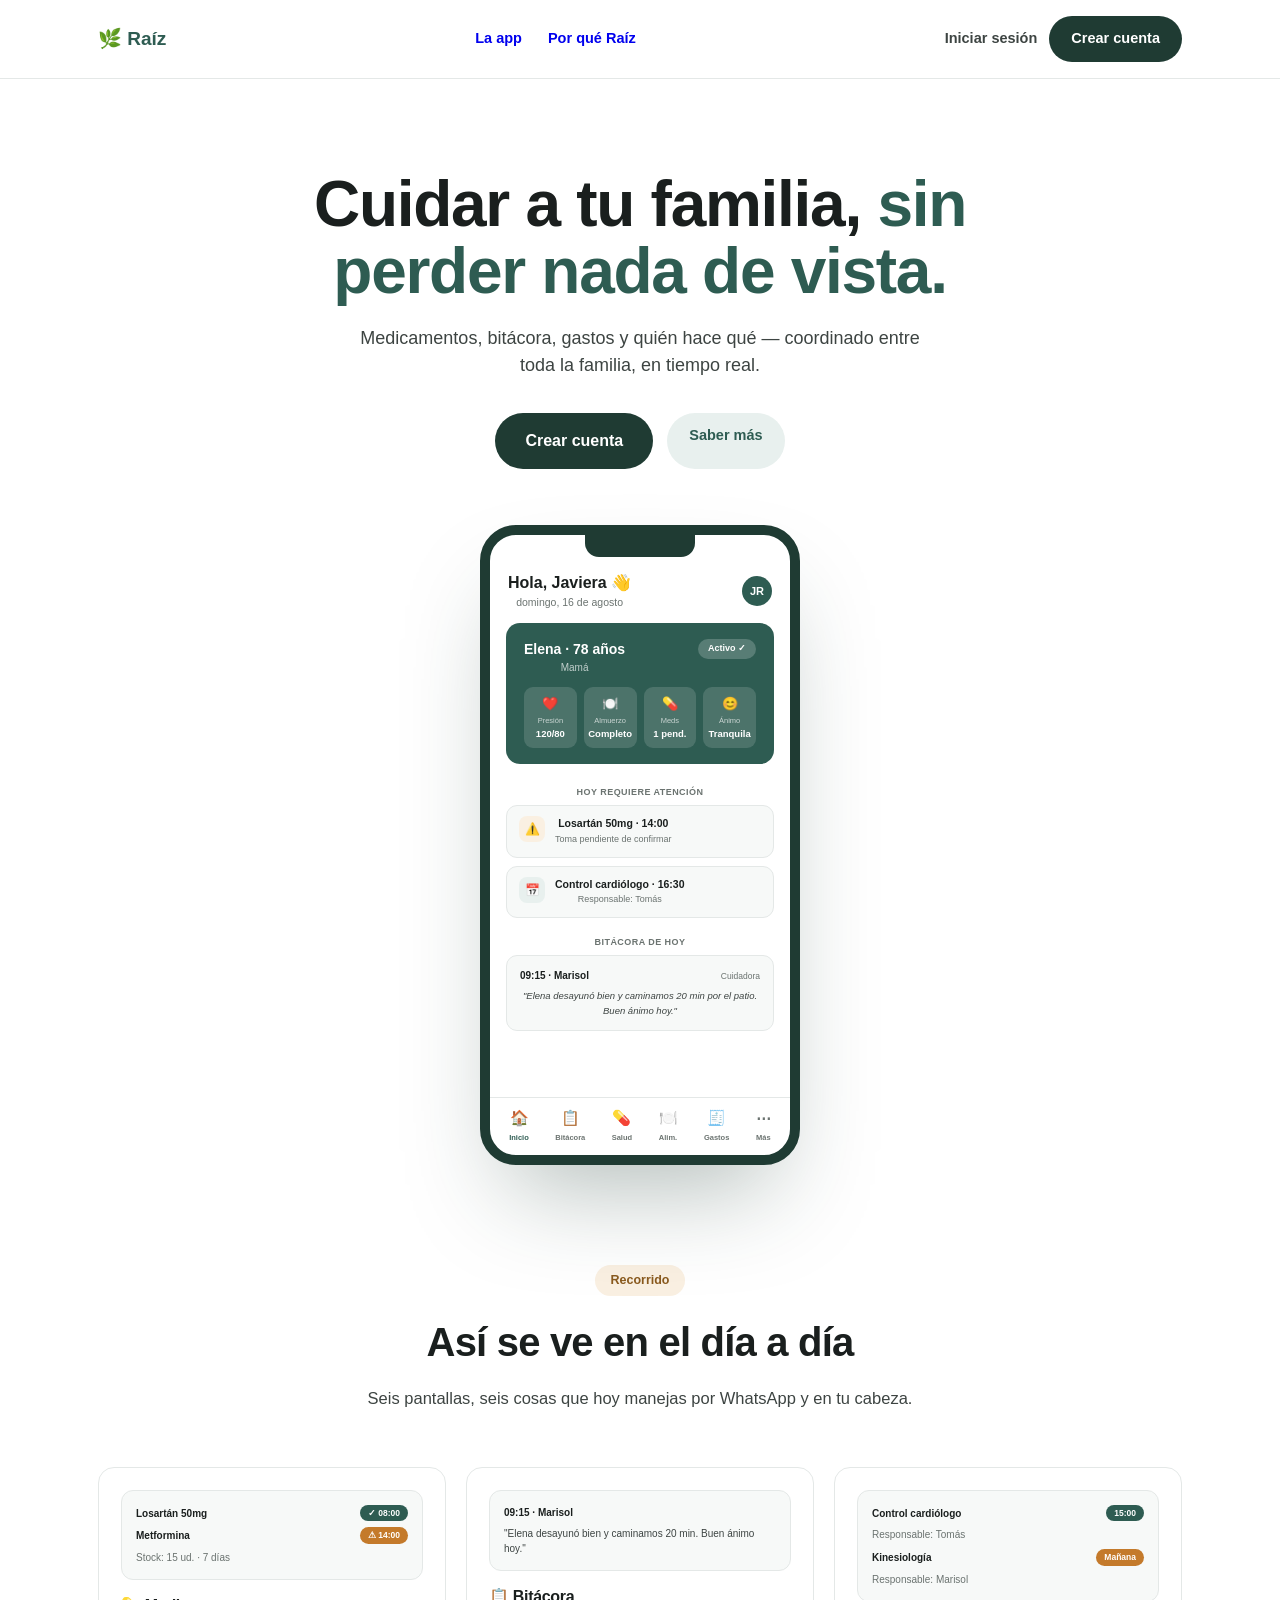
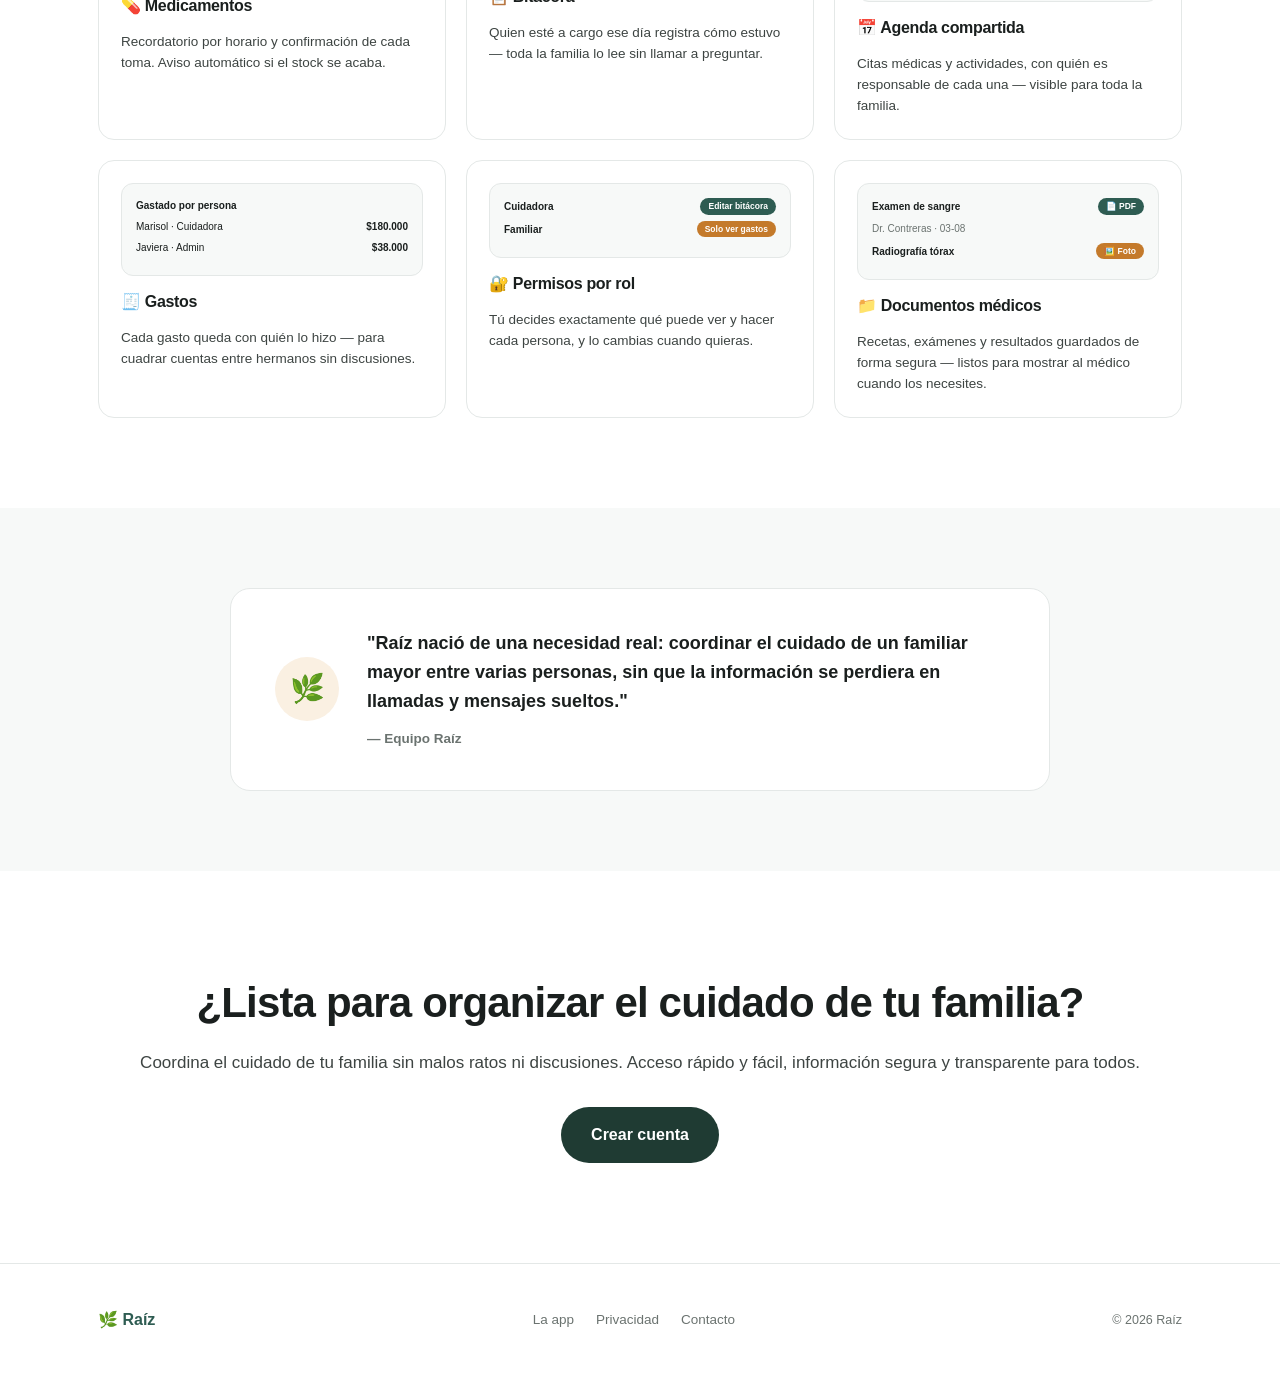
<file: index.html>
<!doctype html>
<html lang="es">
<head>
<meta charset="UTF-8">
<meta name="viewport" content="width=device-width, initial-scale=1">
<title>Raíz — Producto en acción</title>
<style>
:root{
  --forest:#1F3B33; --sage-deep:#2E5C52; --sage:#4A7C6F; --sage-lt:#E8F0EE; --sage-md:#C2D8D2;
  --amber:#C47A2B; --amber-lt:#FAF0E2; --amber-dk:#8A5A1E;
  --ink:#1A1F1E; --ink2:#3D4442; --ink3:#6B7370;
  --line:#E4E8E7; --surf:#F7F9F8; --white:#FFFFFF; --cream:#FFFFFF;
  --r:16px; --rs:10px;
}
*{box-sizing:border-box;margin:0;padding:0}
html{scroll-behavior:smooth}
body{background:var(--cream);color:var(--ink);font-family:-apple-system,BlinkMacSystemFont,"Segoe UI",sans-serif;line-height:1.5}
h1,h2,h3{text-wrap:balance;font-weight:900;letter-spacing:-.02em}
.wrap{max-width:1140px;margin:0 auto;padding:0 28px}
button{font-family:inherit;cursor:pointer;border:none}
.btn-ghost,.btn-p,.btn-ghost-pill{text-decoration:none;display:inline-block}

/* Nav */
.nav{position:sticky;top:0;z-index:50;background:rgba(255,255,255,.92);backdrop-filter:blur(8px);border-bottom:1px solid var(--line)}
.nav-in{max-width:1140px;margin:0 auto;padding:16px 28px;display:flex;align-items:center;justify-content:space-between}
.brand{display:flex;align-items:center;gap:8px;font-size:19px;font-weight:900;color:var(--sage-deep)}
.nav-links{display:flex;gap:26px;font-size:14.5px;font-weight:600;color:var(--ink2)}
.nav-links a{text-decoration:none}
@media(max-width:840px){.nav-links{display:none}}
.nav-cta{display:flex;gap:12px;align-items:center}
.btn-ghost{background:none;font-size:14.5px;font-weight:700;color:var(--ink2)}
.btn-p{background:var(--forest);color:#fff;padding:12px 22px;border-radius:99px;font-size:14.5px;font-weight:800}
.btn-p:hover{background:var(--sage-deep)}
.btn-p.lg{padding:16px 30px;font-size:16px}
.btn-ghost-pill{background:var(--sage-lt);color:var(--sage-deep);padding:12px 22px;border-radius:99px;font-size:14.5px;font-weight:800}
.btn-ghost-pill:hover{background:var(--sage-md)}

/* Hero */
.hero{padding:92px 0 0;text-align:center}
.hero .kicker{display:inline-block;background:var(--sage-lt);color:var(--sage-deep);font-size:13px;font-weight:800;padding:7px 16px;border-radius:99px;margin-bottom:24px}
.hero h1{font-size:clamp(36px,5.6vw,64px);line-height:1.05;max-width:900px;margin:0 auto 20px}
.hero h1 span{color:var(--sage-deep)}
.hero-sub{font-size:18px;color:var(--ink2);max-width:560px;margin:0 auto 34px;font-weight:400}
.hero-ctas{display:flex;gap:14px;justify-content:center;margin-bottom:56px;flex-wrap:wrap}

/* Big phone showcase */
.showcase{display:flex;justify-content:center;padding-bottom:0}
.phone{width:320px;height:640px;background:var(--white);border-radius:36px;border:10px solid var(--forest);box-shadow:0 50px 100px -30px rgba(31,59,51,.35);overflow:hidden;position:relative;display:flex;flex-direction:column}
.phone-notch{position:absolute;top:0;left:50%;transform:translateX(-50%);width:110px;height:22px;background:var(--forest);border-radius:0 0 14px 14px;z-index:5}
.ph-screen{padding-top:28px;font-size:11px;flex:1;display:flex;flex-direction:column;min-height:0}
.ph-hdr{padding:8px 18px 12px;display:flex;justify-content:space-between;align-items:center}
.ph-hi{font-size:16px;font-weight:900}
.ph-date{font-size:10.5px;color:var(--ink3)}
.ph-ava{width:30px;height:30px;border-radius:50%;background:var(--sage-deep);color:#fff;display:flex;align-items:center;justify-content:center;font-size:11px;font-weight:800}
.ph-card{margin:0 16px 12px;background:var(--sage-deep);border-radius:14px;padding:16px 18px;color:#fff}
.ph-card-top{display:flex;justify-content:space-between;align-items:flex-start;margin-bottom:12px}
.ph-name{font-size:14px;font-weight:800}
.ph-rel{font-size:10px;color:rgba(255,255,255,.7)}
.ph-badge{background:rgba(255,255,255,.2);font-size:9px;font-weight:700;padding:4px 10px;border-radius:99px;white-space:nowrap;flex-shrink:0;line-height:1.3}
.ph-stats{display:grid;grid-template-columns:repeat(4,1fr);gap:7px}
.ph-stat{background:rgba(255,255,255,.14);border-radius:9px;padding:7px 3px;text-align:center}
.ph-stat-lbl{font-size:7.5px;color:rgba(255,255,255,.7);margin-top:2px}
.ph-stat-val{font-size:9.5px;font-weight:800}
.ph-lbl{font-size:9px;font-weight:800;color:var(--ink3);text-transform:uppercase;letter-spacing:.05em;padding:10px 16px 6px}
.ph-atencion{display:flex;gap:10px;align-items:flex-start;margin:0 16px 8px;padding:10px 12px;background:var(--surf);border:1px solid var(--line);border-radius:11px}
.ph-aticon{width:26px;height:26px;border-radius:8px;background:var(--amber-lt);color:var(--amber-dk);display:flex;align-items:center;justify-content:center;font-size:12px;flex-shrink:0}
.ph-aticon.cal{background:var(--sage-lt);color:var(--sage-deep)}
.ph-attitle{font-size:10.5px;font-weight:800;color:var(--ink)}
.ph-atsub{font-size:9px;color:var(--ink3);margin-top:1px}
.ph-bita{margin:0 16px 8px;padding:12px 13px;background:var(--surf);border:1px solid var(--line);border-radius:11px}
.ph-bita-top{display:flex;justify-content:space-between;align-items:center;margin-bottom:6px}
.ph-bita-who{font-size:10px;font-weight:800;color:var(--ink)}
.ph-bita-time{font-size:8.5px;color:var(--ink3)}
.ph-bita-note{font-size:9.5px;color:var(--ink2);line-height:1.5;font-style:italic}
.ph-tabbar{display:flex;justify-content:space-around;align-items:center;border-top:1px solid var(--line);padding:9px 6px 12px;margin-top:auto}
.ph-tab{display:flex;flex-direction:column;align-items:center;gap:2px;font-size:7.5px;font-weight:600;color:var(--ink3)}
.ph-tab div{font-size:15px}
.ph-tab.on{color:var(--sage-deep)}

/* Product tour strip */
.tour{padding:100px 0 90px}
.tour-head{text-align:center;max-width:640px;margin:0 auto 56px}
.tour-head .kicker{display:inline-block;background:var(--amber-lt);color:var(--amber-dk);font-size:12.5px;font-weight:800;padding:6px 15px;border-radius:99px;margin-bottom:16px}
.tour-head h2{font-size:clamp(28px,3.4vw,40px)}
.tour-head p{font-size:16.5px;color:var(--ink2);margin-top:14px;font-weight:400}

.tour-strip{display:grid;grid-template-columns:repeat(3,1fr);gap:20px}
@media(max-width:980px){.tour-strip{grid-template-columns:repeat(2,1fr)}}
@media(max-width:560px){.tour-strip{grid-template-columns:1fr}}
.tour-card{background:var(--white);border:1px solid var(--line);border-radius:var(--r);padding:22px;display:flex;flex-direction:column;gap:14px}
.tc-mini{background:var(--surf);border:1px solid var(--line);border-radius:12px;padding:14px;font-size:10px}
.tc-mini .row{display:flex;justify-content:space-between;align-items:center;margin-bottom:6px}
.tc-mini .chip{background:var(--sage-deep);color:#fff;font-size:8.5px;font-weight:700;padding:2px 8px;border-radius:10px}
.tc-mini .chip.warn{background:var(--amber);color:#fff}
.tour-card h3{font-size:16px;font-weight:800}
.tour-card p{font-size:13.5px;color:var(--ink2);line-height:1.55;font-weight:400}

/* Nota humana */
.note-sec{background:var(--surf);padding:80px 0}
.note{display:grid;grid-template-columns:auto 1fr;gap:28px;align-items:center;background:var(--white);border:1px solid var(--line);border-radius:20px;padding:40px 44px;max-width:820px;margin:0 auto}
@media(max-width:680px){.note{grid-template-columns:1fr;text-align:center;padding:36px 28px}}
.note-mark{width:64px;height:64px;border-radius:50%;background:var(--amber-lt);display:flex;align-items:center;justify-content:center;font-size:28px;flex-shrink:0}
@media(max-width:680px){.note-mark{margin:0 auto}}
.note blockquote{font-size:18px;font-weight:600;line-height:1.6;color:var(--ink);margin-bottom:10px}
.note cite{font-style:normal;font-size:13.5px;color:var(--ink3);font-weight:600}

/* CTA */
.cta{padding:100px 0;text-align:center}
.cta h2{font-size:clamp(28px,3.6vw,42px);margin-bottom:16px}
.cta p{font-size:17px;color:var(--ink2);margin-bottom:32px;font-weight:400}

footer{border-top:1px solid var(--line);padding:44px 0}
.foot-in{display:flex;justify-content:space-between;align-items:center;flex-wrap:wrap;gap:16px}
.foot-brand{display:flex;gap:8px;font-weight:900;font-size:16px;color:var(--sage-deep)}
.foot-links{display:flex;gap:22px;font-size:13.5px;color:var(--ink3)}
.foot-links a{text-decoration:none;color:inherit}
</style>
</head>
<body>

<!-- Los valores accion=login|registro deben coincidir con la función
     irSegunAccionSinSesion() en app/js/app.js — mantener ambos en sync. -->
<nav class="nav">
  <div class="nav-in">
    <div class="brand">🌿 Raíz</div>
    <div class="nav-links">
      <a href="#tour">La app</a>
      <a href="#confianza">Por qué Raíz</a>
    </div>
    <div class="nav-cta">
      <a class="btn-ghost" href="/app/?accion=login">Iniciar sesión</a>
      <a class="btn-p" href="/app/?accion=registro">Crear cuenta</a>
    </div>
  </div>
</nav>

<header class="hero">
  <div class="wrap">
    <h1>Cuidar a tu familia, <span>sin perder nada de vista.</span></h1>
    <p class="hero-sub">Medicamentos, bitácora, gastos y quién hace qué — coordinado entre toda la familia, en tiempo real.</p>
    <div class="hero-ctas">
      <a class="btn-p lg" href="/app/?accion=registro">Crear cuenta</a>
      <a class="btn-ghost-pill" href="#tour">Saber más</a>
    </div>
  </div>
  <div class="showcase">
    <div class="phone">
      <div class="phone-notch"></div>
      <div class="ph-screen">
        <div class="ph-hdr">
          <div><div class="ph-hi">Hola, Javiera 👋</div><div class="ph-date">domingo, 16 de agosto</div></div>
          <div class="ph-ava">JR</div>
        </div>
        <div class="ph-card">
          <div class="ph-card-top">
            <div><div class="ph-name">Elena · 78 años</div><div class="ph-rel">Mamá</div></div>
            <div class="ph-badge">Activo ✓</div>
          </div>
          <div class="ph-stats">
            <div class="ph-stat"><div style="font-size:13px">❤️</div><div class="ph-stat-lbl">Presión</div><div class="ph-stat-val">120/80</div></div>
            <div class="ph-stat"><div style="font-size:13px">🍽️</div><div class="ph-stat-lbl">Almuerzo</div><div class="ph-stat-val">Completo</div></div>
            <div class="ph-stat"><div style="font-size:13px">💊</div><div class="ph-stat-lbl">Meds</div><div class="ph-stat-val">1 pend.</div></div>
            <div class="ph-stat"><div style="font-size:13px">😊</div><div class="ph-stat-lbl">Ánimo</div><div class="ph-stat-val">Tranquila</div></div>
          </div>
        </div>
        <div class="ph-lbl">Hoy requiere atención</div>
        <div class="ph-atencion">
          <div class="ph-aticon">⚠️</div>
          <div><div class="ph-attitle">Losartán 50mg · 14:00</div><div class="ph-atsub">Toma pendiente de confirmar</div></div>
        </div>
        <div class="ph-atencion">
          <div class="ph-aticon cal">📅</div>
          <div><div class="ph-attitle">Control cardiólogo · 16:30</div><div class="ph-atsub">Responsable: Tomás</div></div>
        </div>
        <div class="ph-lbl">Bitácora de hoy</div>
        <div class="ph-bita">
          <div class="ph-bita-top"><span class="ph-bita-who">09:15 · Marisol</span><span class="ph-bita-time">Cuidadora</span></div>
          <div class="ph-bita-note">"Elena desayunó bien y caminamos 20 min por el patio. Buen ánimo hoy."</div>
        </div>
        <div class="ph-tabbar">
          <div class="ph-tab on"><div>🏠</div>Inicio</div>
          <div class="ph-tab"><div>📋</div>Bitácora</div>
          <div class="ph-tab"><div>💊</div>Salud</div>
          <div class="ph-tab"><div>🍽️</div>Alim.</div>
          <div class="ph-tab"><div>🧾</div>Gastos</div>
          <div class="ph-tab"><div>⋯</div>Más</div>
        </div>
      </div>
    </div>
  </div>
</header>

<section class="tour" id="tour">
  <div class="wrap">
    <div class="tour-head">
      <div class="kicker">Recorrido</div>
      <h2>Así se ve en el día a día</h2>
      <p>Seis pantallas, seis cosas que hoy manejas por WhatsApp y en tu cabeza.</p>
    </div>
    <div class="tour-strip">
      <div class="tour-card">
        <div class="tc-mini">
          <div class="row"><b>Losartán 50mg</b><span class="chip">✓ 08:00</span></div>
          <div class="row"><b>Metformina</b><span class="chip warn">⚠ 14:00</span></div>
          <div style="color:var(--ink3)">Stock: 15 ud. · 7 días</div>
        </div>
        <h3>💊 Medicamentos</h3>
        <p>Recordatorio por horario y confirmación de cada toma. Aviso automático si el stock se acaba.</p>
      </div>
      <div class="tour-card">
        <div class="tc-mini">
          <div class="row"><b>09:15 · Marisol</b></div>
          <div style="color:var(--ink2)">"Elena desayunó bien y caminamos 20 min. Buen ánimo hoy."</div>
        </div>
        <h3>📋 Bitácora</h3>
        <p>Quien esté a cargo ese día registra cómo estuvo — toda la familia lo lee sin llamar a preguntar.</p>
      </div>
      <div class="tour-card">
        <div class="tc-mini">
          <div class="row"><b>Control cardiólogo</b><span class="chip">15:00</span></div>
          <div style="color:var(--ink3);margin-bottom:7px">Responsable: Tomás</div>
          <div class="row"><b>Kinesiología</b><span class="chip warn">Mañana</span></div>
          <div style="color:var(--ink3)">Responsable: Marisol</div>
        </div>
        <h3>📅 Agenda compartida</h3>
        <p>Citas médicas y actividades, con quién es responsable de cada una — visible para toda la familia.</p>
      </div>
      <div class="tour-card">
        <div class="tc-mini">
          <div class="row"><b>Gastado por persona</b></div>
          <div class="row"><span>Marisol · Cuidadora</span><b>$180.000</b></div>
          <div class="row"><span>Javiera · Admin</span><b>$38.000</b></div>
        </div>
        <h3>🧾 Gastos</h3>
        <p>Cada gasto queda con quién lo hizo — para cuadrar cuentas entre hermanos sin discusiones.</p>
      </div>
      <div class="tour-card">
        <div class="tc-mini">
          <div class="row"><b>Cuidadora</b><span class="chip">Editar bitácora</span></div>
          <div class="row"><b>Familiar</b><span class="chip warn">Solo ver gastos</span></div>
        </div>
        <h3>🔐 Permisos por rol</h3>
        <p>Tú decides exactamente qué puede ver y hacer cada persona, y lo cambias cuando quieras.</p>
      </div>
      <div class="tour-card">
        <div class="tc-mini">
          <div class="row"><b>Examen de sangre</b><span class="chip">📄 PDF</span></div>
          <div style="color:var(--ink3);margin-bottom:7px">Dr. Contreras · 03-08</div>
          <div class="row"><b>Radiografía tórax</b><span class="chip warn">🖼️ Foto</span></div>
        </div>
        <h3>📁 Documentos médicos</h3>
        <p>Recetas, exámenes y resultados guardados de forma segura — listos para mostrar al médico cuando los necesites.</p>
      </div>
    </div>
  </div>
</section>

<section class="note-sec" id="confianza">
  <div class="wrap">
    <div class="note">
      <div class="note-mark">🌿</div>
      <div>
        <blockquote>"Raíz nació de una necesidad real: coordinar el cuidado de un familiar mayor entre varias personas, sin que la información se perdiera en llamadas y mensajes sueltos."</blockquote>
        <cite>— Equipo Raíz</cite>
      </div>
    </div>
  </div>
</section>

<section class="cta">
  <div class="wrap">
    <h2>¿Lista para organizar el cuidado de tu familia?</h2>
    <p>Coordina el cuidado de tu familia sin malos ratos ni discusiones. Acceso rápido y fácil, información segura y transparente para todos.</p>
    <a class="btn-p lg" href="/app/?accion=registro">Crear cuenta</a>
  </div>
</section>

<footer>
  <div class="wrap foot-in">
    <div class="foot-brand">🌿 Raíz</div>
    <div class="foot-links">
      <a href="#tour">La app</a>
      <a href="#">Privacidad</a>
      <a href="#">Contacto</a>
    </div>
    <div style="font-size:12.5px;color:var(--ink3)">© 2026 Raíz</div>
  </div>
</footer>

</body>
</html>
</file>
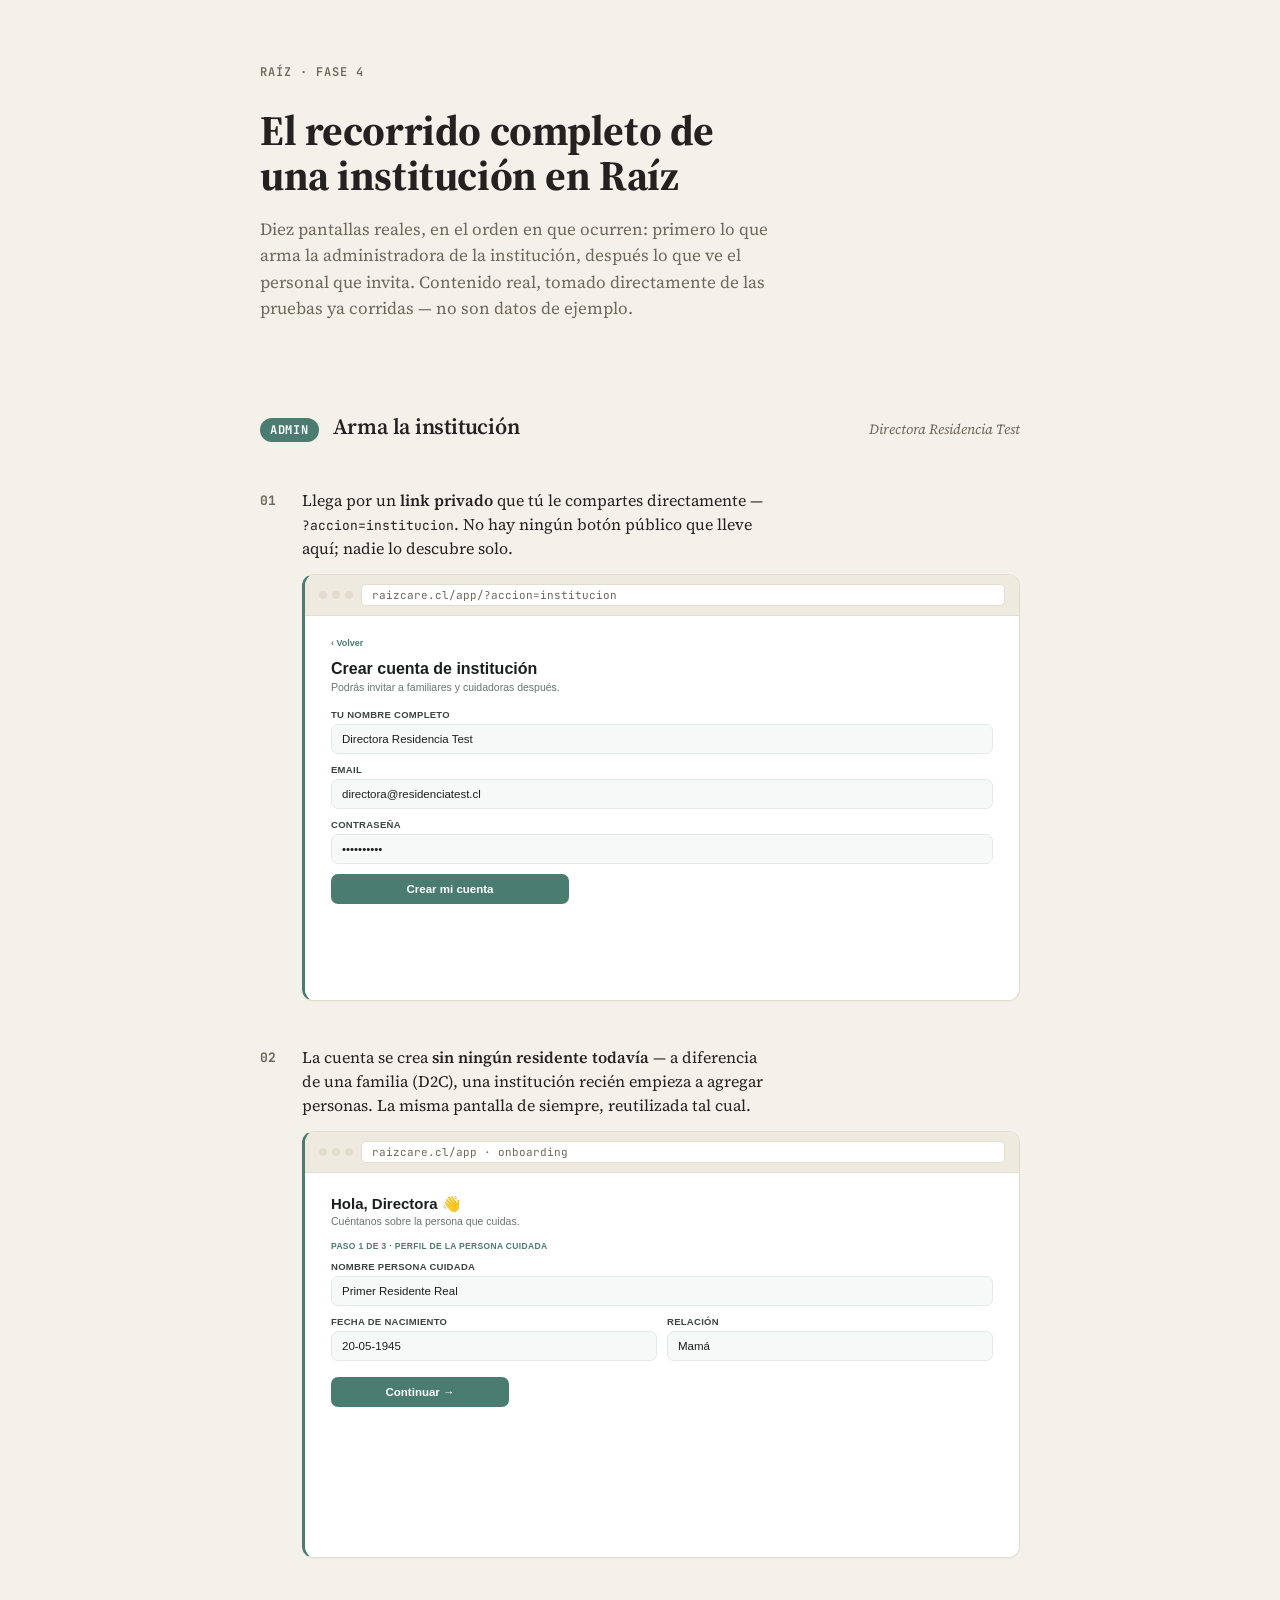
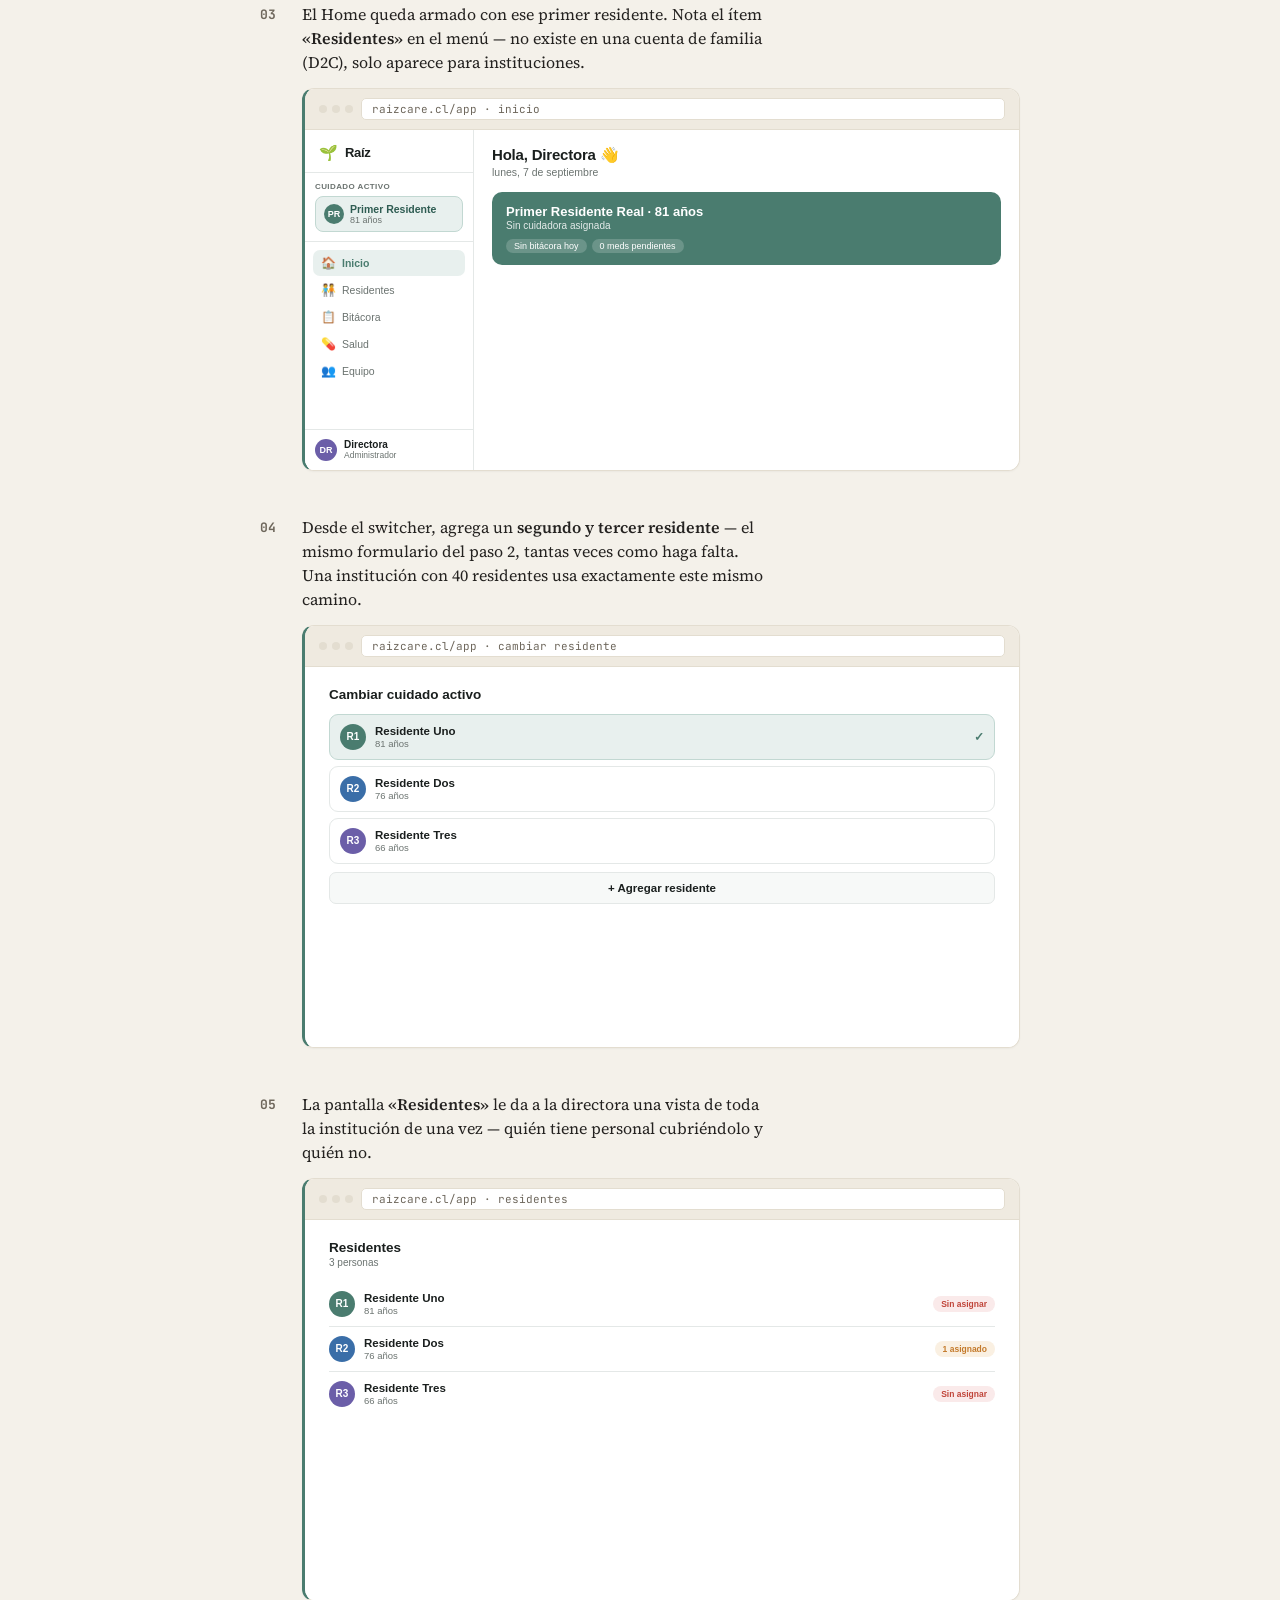
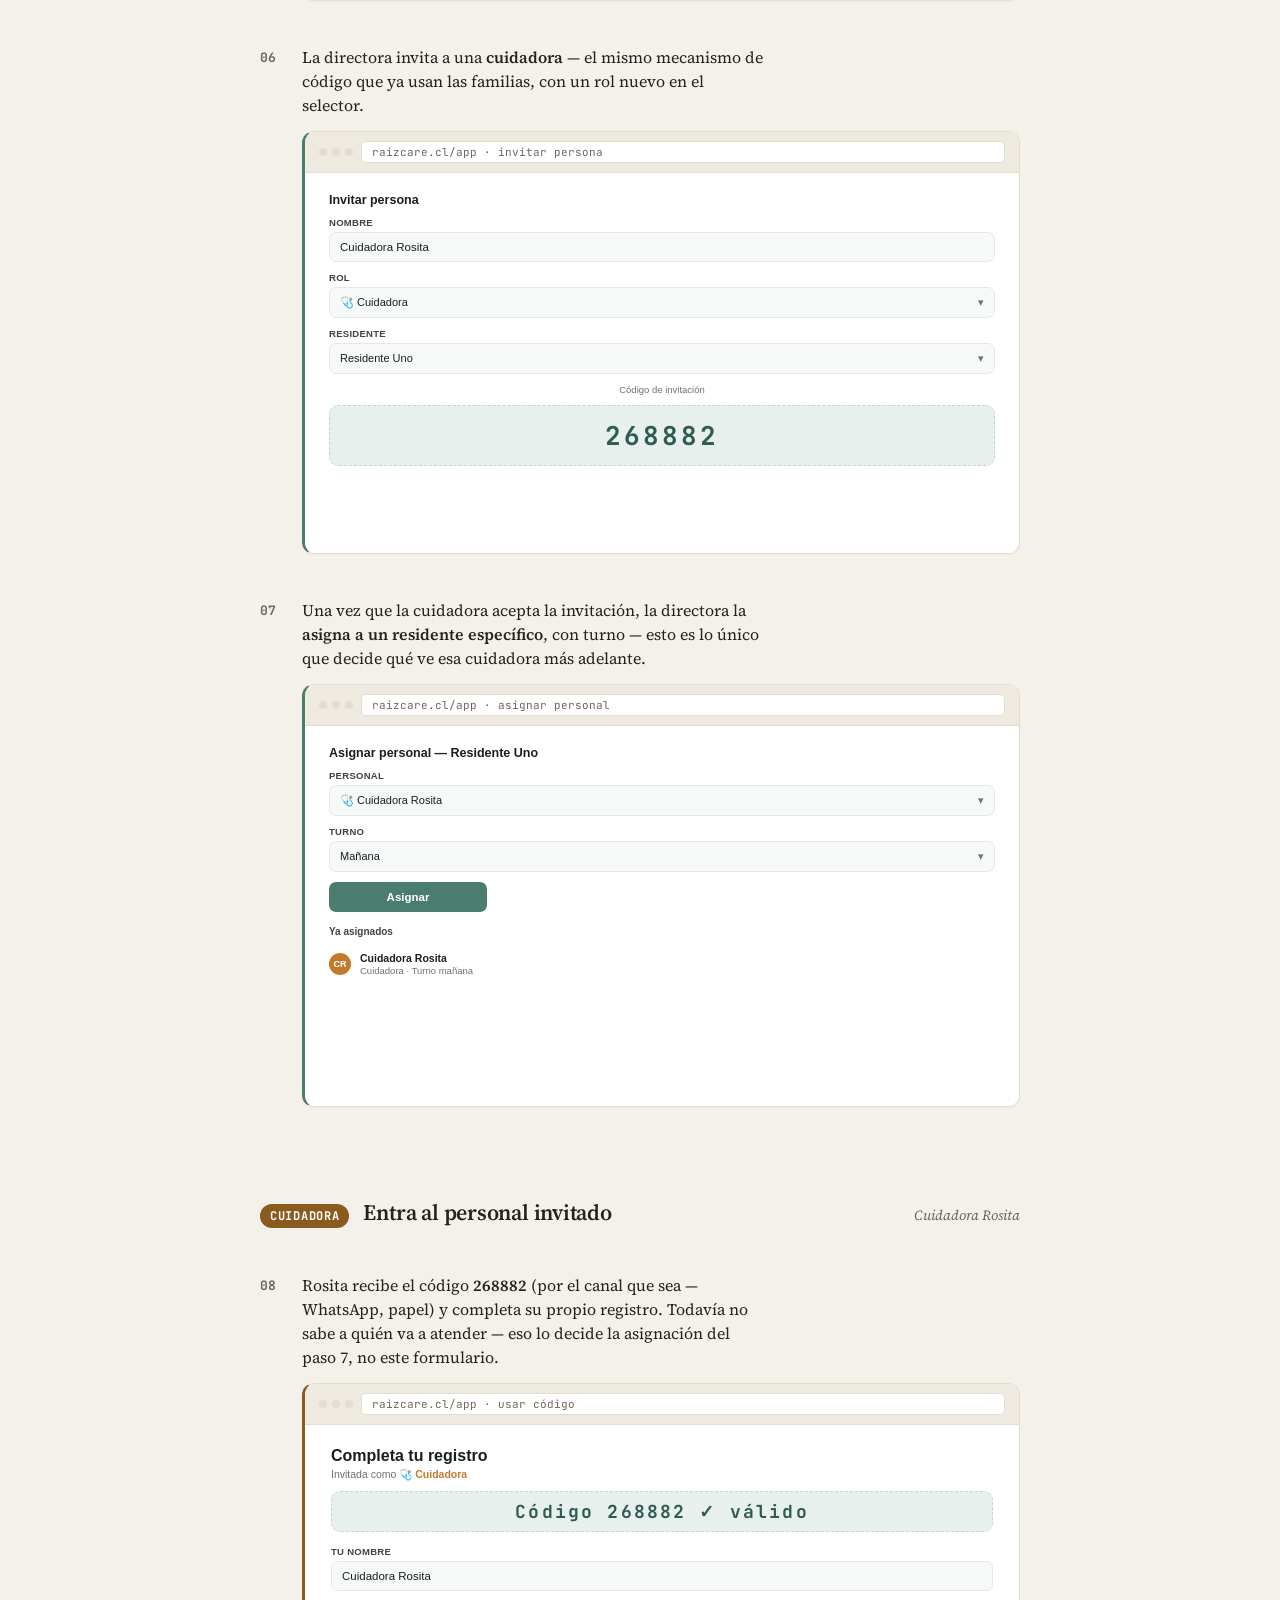
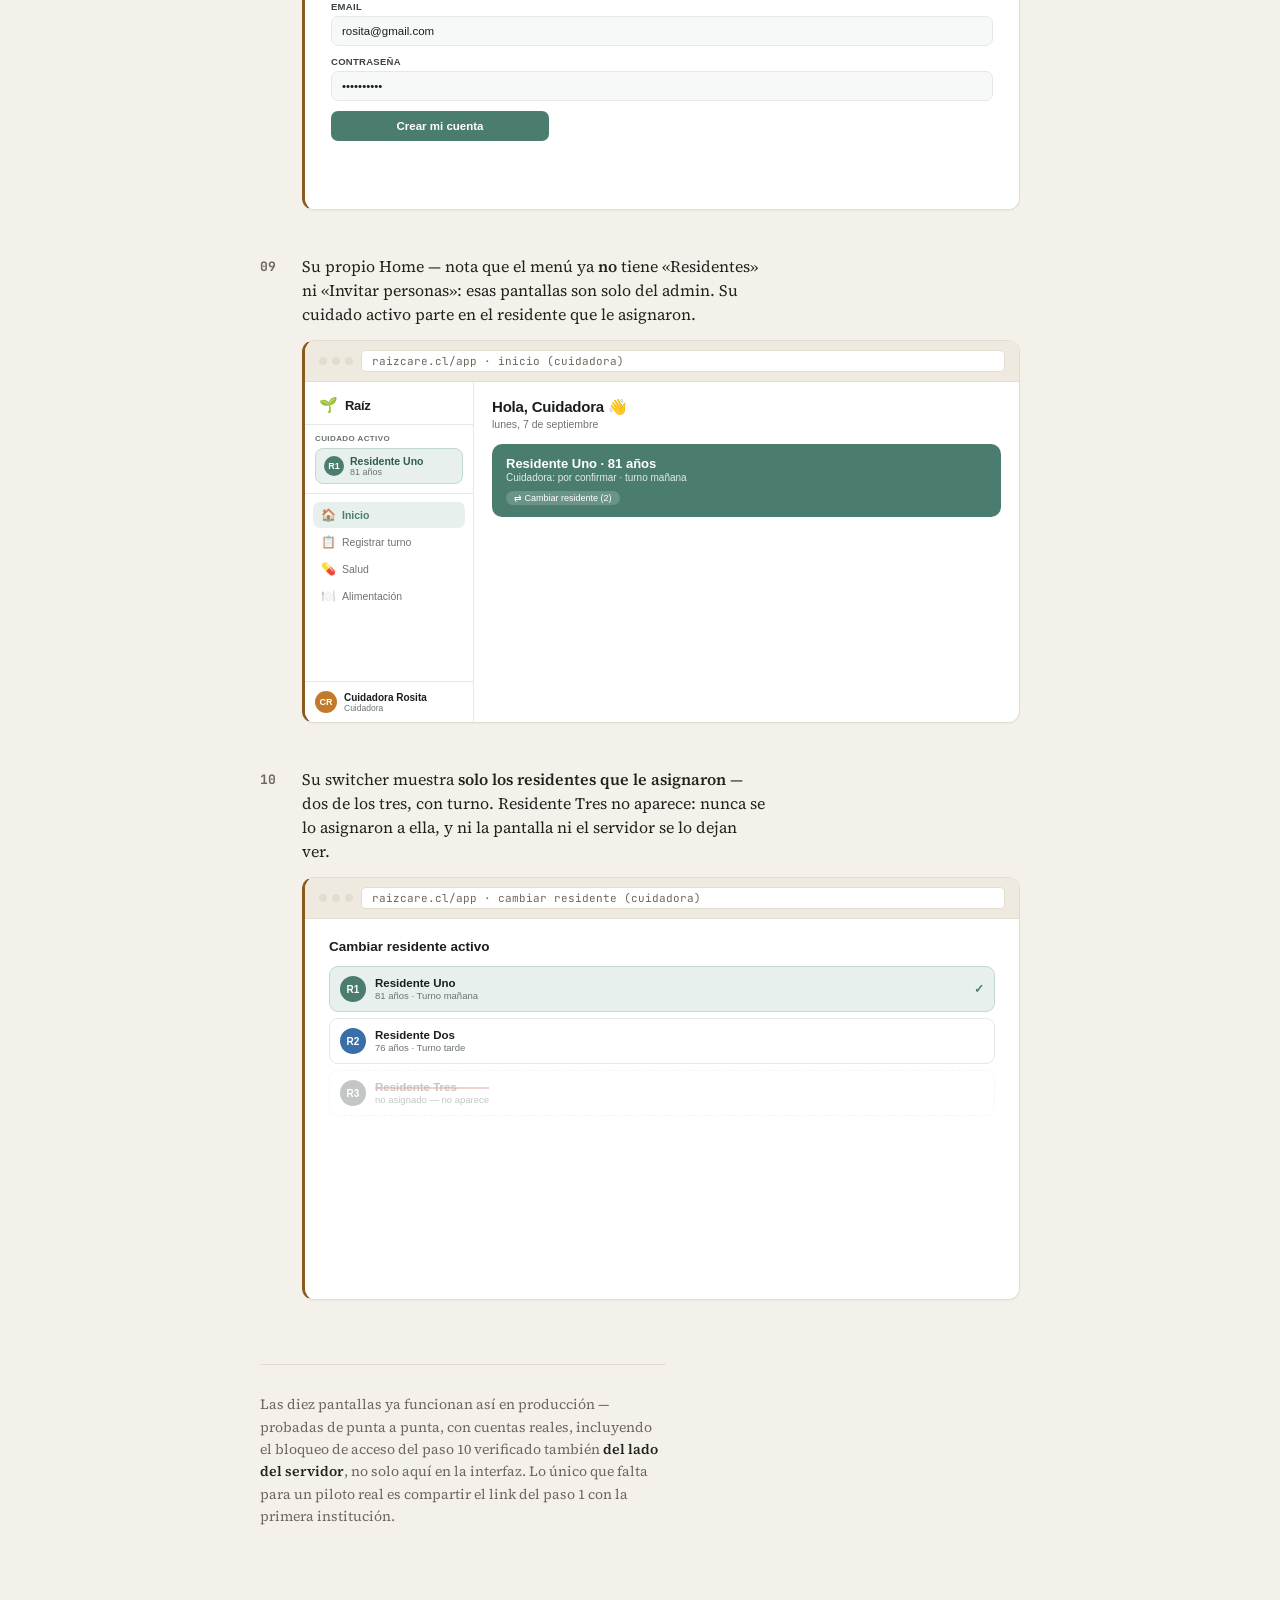
<file: docs/mockup_flujo_b2b.html>
<!DOCTYPE html>
<html lang="es">
<head>
<meta charset="UTF-8">
<meta name="viewport" content="width=device-width, initial-scale=1.0">
<title>Flujo B2B</title>
<link rel="stylesheet" href="https://fonts.googleapis.com/css2?family=Source+Serif+4:opsz,wght@8..60,400;8..60,600;8..60,700&family=JetBrains+Mono:wght@500;700&display=swap">
<style>
  :root{
    /* Tokens reales de la app (app/css/styles.css) — se usan tal cual dentro
       de cada "pantalla" para que la reproducción sea fiel al producto. */
    --sage:#4A7C6F;--sage-lt:#E8F0EE;--sage-md:#C2D8D2;--sage-dk:#2E5C52;
    --amber:#C47A2B;--amber-lt:#FAF0E2;
    --red:#C0453A;--red-lt:#FAEAEA;
    --blue:#3A6EA8;--blue-lt:#E8EFF8;
    --purple:#6B5EA8;--purple-lt:#EEEAF8;
    --green:#2E7D4F;--green-lt:#E4F4EC;
    --ink:#1A1F1E;--ink2:#3D4442;--ink3:#6B7370;
    --line:#E4E8E7;--surf:#F7F9F8;--app-white:#FFFFFF;

    /* Tokens de esta página de recorrido (narración, no la app en sí) */
    --page-bg:#F4F1EA;
    --page-ink:#242220;
    --page-ink-soft:#6E675C;
    --rail-admin:#4A7C6F;
    --rail-staff:#8A5A1E;
    --card-line:#E3DDD0;
    --card-bg:#FFFFFF;
    --mono-chip-bg:#EFEAE0;
  }
  @media (prefers-color-scheme: dark){
    :root:not([data-theme="light"]){
      --page-bg:#1C1A17;
      --page-ink:#EDE9E1;
      --page-ink-soft:#A79E8E;
      --card-line:#38332B;
      --card-bg:#26221D;
      --mono-chip-bg:#332E26;
    }
  }
  :root[data-theme="dark"]{
    --page-bg:#1C1A17;
    --page-ink:#EDE9E1;
    --page-ink-soft:#A79E8E;
    --card-line:#38332B;
    --card-bg:#26221D;
    --mono-chip-bg:#332E26;
  }

  body{
    background:var(--page-bg);
    color:var(--page-ink);
    font-family:"Source Serif 4",Georgia,serif;
    padding:56px 24px 120px;
  }
  .wrap{max-width:760px;margin:0 auto;}

  .masthead{margin-bottom:56px;}
  .masthead .eyebrow{
    font-family:"JetBrains Mono",monospace;font-size:12px;font-weight:600;
    letter-spacing:.08em;text-transform:uppercase;color:var(--page-ink-soft);
    margin-bottom:10px;
  }
  .masthead h1{
    font-size:clamp(30px,5vw,42px);font-weight:700;letter-spacing:-.01em;
    text-wrap:balance;line-height:1.08;margin-bottom:14px;
  }
  .masthead p{font-size:17px;line-height:1.55;color:var(--page-ink-soft);max-width:60ch;}

  .part-divider{
    display:flex;align-items:baseline;gap:14px;
    margin:72px 0 28px;
  }
  .part-divider .tag{
    font-family:"JetBrains Mono",monospace;font-size:12px;font-weight:700;
    letter-spacing:.06em;text-transform:uppercase;color:#fff;
    padding:4px 10px;border-radius:100px;flex-shrink:0;
  }
  .part-divider.admin .tag{background:var(--rail-admin);}
  .part-divider.staff .tag{background:var(--rail-staff);}
  .part-divider h2{font-size:22px;font-weight:600;letter-spacing:-.01em;}
  .part-divider .who{font-size:14px;color:var(--page-ink-soft);margin-left:auto;font-family:"Source Serif 4",serif;font-style:italic;}

  .step{
    display:flex;gap:20px;margin-bottom:44px;
  }
  .step-num{
    font-family:"JetBrains Mono",monospace;font-size:13px;font-weight:700;
    color:var(--page-ink-soft);width:22px;flex-shrink:0;padding-top:4px;
    font-variant-numeric:tabular-nums;
  }
  .step-body{flex:1;min-width:0;}
  .step-cap{font-size:16px;line-height:1.5;margin-bottom:14px;max-width:58ch;}
  .step-cap b{font-weight:600;}

  /* ── Marco tipo navegador que envuelve cada pantalla ── */
  .frame{
    border:1px solid var(--card-line);border-radius:12px;background:var(--card-bg);
    overflow:hidden;box-shadow:0 1px 2px rgba(0,0,0,.04);
  }
  .frame.admin{border-left:3px solid var(--rail-admin);}
  .frame.staff{border-left:3px solid var(--rail-staff);}
  .frame-bar{
    display:flex;align-items:center;gap:8px;padding:9px 14px;
    border-bottom:1px solid var(--card-line);background:var(--mono-chip-bg);
  }
  .frame-bar .dots{display:flex;gap:5px;flex-shrink:0;}
  .frame-bar .dots span{width:8px;height:8px;border-radius:50%;background:var(--card-line);}
  .frame-bar .url{
    font-family:"JetBrains Mono",monospace;font-size:11px;color:var(--page-ink-soft);
    background:var(--card-bg);border:1px solid var(--card-line);border-radius:5px;
    padding:3px 10px;flex:1;overflow:hidden;text-overflow:ellipsis;white-space:nowrap;
  }

  /* ── Estilos reales de la app, escalados para caber dentro del marco ── */
  .rz{
    display:flex;font-family:-apple-system,BlinkMacSystemFont,"Segoe UI",sans-serif;
    background:var(--app-white);color:var(--ink);font-size:13px;min-height:340px;
  }
  .rz-sb{width:168px;flex-shrink:0;border-right:1px solid var(--line);display:flex;flex-direction:column;background:var(--app-white);}
  .rz-logo{padding:14px 14px 10px;display:flex;align-items:center;gap:7px;border-bottom:1px solid var(--line);}
  .rz-logo-ico{font-size:15px;}
  .rz-logo-name{font-size:13px;font-weight:900;letter-spacing:-.3px;}
  .rz-sw{padding:9px 10px;border-bottom:1px solid var(--line);}
  .rz-sw-lbl{font-size:8px;font-weight:700;color:var(--ink3);text-transform:uppercase;letter-spacing:.05em;margin-bottom:5px;}
  .rz-sw-am{display:flex;align-items:center;gap:6px;background:var(--sage-lt);border-radius:8px;padding:6px 8px;border:1px solid var(--sage-md);}
  .rz-sw-ava{width:20px;height:20px;border-radius:50%;background:var(--sage);color:#fff;display:flex;align-items:center;justify-content:center;font-size:9px;font-weight:800;flex-shrink:0;}
  .rz-sw-name{font-size:10.5px;font-weight:700;color:var(--sage-dk);}
  .rz-sw-meta{font-size:9px;color:var(--ink3);}
  .rz-nav{flex:1;padding:8px 8px;display:flex;flex-direction:column;gap:1px;}
  .rz-item{display:flex;align-items:center;gap:7px;padding:6px 8px;border-radius:7px;font-size:10.5px;font-weight:500;color:var(--ink3);}
  .rz-item.on{background:var(--sage-lt);color:var(--sage);font-weight:700;}
  .rz-item-ico{font-size:12px;width:14px;text-align:center;}
  .rz-foot{padding:9px 10px;border-top:1px solid var(--line);display:flex;align-items:center;gap:7px;}
  .rz-foot-ava{width:22px;height:22px;border-radius:50%;background:var(--purple);color:#fff;display:flex;align-items:center;justify-content:center;font-size:9px;font-weight:800;flex-shrink:0;}
  .rz-foot-name{font-size:10px;font-weight:600;}
  .rz-foot-rol{font-size:8.5px;color:var(--ink3);}

  .rz-main{flex:1;min-width:0;padding:16px 18px;overflow:hidden;}
  .rz-hdr-title{font-size:15px;font-weight:800;letter-spacing:-.2px;}
  .rz-hdr-sub{font-size:10.5px;color:var(--ink3);margin-top:2px;margin-bottom:14px;}

  .rz-card{background:var(--sage);color:#fff;border-radius:10px;padding:12px 14px;margin-bottom:12px;}
  .rz-card .name{font-size:13px;font-weight:800;}
  .rz-card .meta{font-size:10px;opacity:.85;margin-top:1px;}
  .rz-pill{display:inline-block;background:rgba(255,255,255,.18);border-radius:100px;padding:2px 8px;font-size:9px;margin-top:8px;margin-right:5px;}

  .rz-field{margin-bottom:10px;}
  .rz-flbl{font-size:9.5px;font-weight:700;color:var(--ink2);margin-bottom:4px;text-transform:uppercase;letter-spacing:.03em;}
  .rz-fin{background:var(--surf);border:1px solid var(--line);border-radius:7px;padding:8px 10px;font-size:11.5px;color:var(--ink);}
  .rz-fin.filled{color:var(--ink);}

  .rz-btn{background:var(--sage);color:#fff;border-radius:7px;padding:9px;text-align:center;font-size:11.5px;font-weight:700;margin-top:6px;}
  .rz-btn.ghost{background:var(--surf);color:var(--ink);border:1px solid var(--line);}

  .rz-list-row{display:flex;align-items:center;gap:9px;padding:9px 0;border-bottom:1px solid var(--line);}
  .rz-list-row:last-child{border-bottom:none;}
  .rz-ava{width:26px;height:26px;border-radius:50%;background:var(--sage);color:#fff;display:flex;align-items:center;justify-content:center;font-size:10px;font-weight:800;flex-shrink:0;}
  .rz-list-name{font-size:11.5px;font-weight:700;}
  .rz-list-meta{font-size:9.5px;color:var(--ink3);margin-top:1px;}
  .rz-badge{margin-left:auto;font-size:8.5px;font-weight:700;padding:3px 8px;border-radius:100px;flex-shrink:0;}
  .rz-badge.err{background:var(--red-lt);color:var(--red);}
  .rz-badge.warn{background:var(--amber-lt);color:var(--amber);}
  .rz-badge.ok{background:var(--sage-lt);color:var(--sage-dk);}

  .rz-code{font-family:"JetBrains Mono",monospace;font-size:26px;font-weight:700;letter-spacing:.12em;color:var(--sage-dk);background:var(--sage-lt);border:1.5px dashed var(--sage-md);border-radius:9px;padding:12px;text-align:center;margin:10px 0;}

  .rz-sheet-hdr{font-size:12.5px;font-weight:800;margin-bottom:10px;}
  .rz-select{background:var(--surf);border:1px solid var(--line);border-radius:7px;padding:8px 10px;font-size:11px;display:flex;justify-content:space-between;align-items:center;color:var(--ink);}
  .rz-select .arrow{color:var(--ink3);}

  .rz-check{display:flex;align-items:center;gap:8px;padding:7px 0;font-size:11px;}
  .rz-check .box{width:15px;height:15px;border-radius:4px;border:1.5px solid var(--sage-md);flex-shrink:0;display:flex;align-items:center;justify-content:center;font-size:9px;color:#fff;}
  .rz-check .box.on{background:var(--sage);border-color:var(--sage);}

  .rz-switcher-item{display:flex;align-items:center;gap:9px;padding:9px 10px;border-radius:9px;margin-bottom:6px;}
  .rz-switcher-item.active{background:var(--sage-lt);border:1px solid var(--sage-md);}
  .rz-switcher-item:not(.active){border:1px solid var(--line);}
  .rz-switcher-item .check{margin-left:auto;color:var(--sage);font-weight:800;font-size:12px;}

  .rz-strike{position:relative;color:var(--ink3);}
  .rz-strike::after{content:"";position:absolute;left:0;right:0;top:50%;height:1.5px;background:var(--red);opacity:.6;}

  .fin-note{
    margin-top:64px;padding-top:28px;border-top:1px solid var(--card-line);
    font-size:14px;color:var(--page-ink-soft);line-height:1.6;max-width:58ch;
  }
  .fin-note b{color:var(--page-ink);font-weight:600;}
</style>
</head>
<body>
<div class="wrap">

  <div class="masthead">
    <div class="eyebrow">Raíz · Fase 4</div>
    <h1>El recorrido completo de una institución en Raíz</h1>
    <p>Diez pantallas reales, en el orden en que ocurren: primero lo que arma la administradora de la institución, después lo que ve el personal que invita. Contenido real, tomado directamente de las pruebas ya corridas — no son datos de ejemplo.</p>
  </div>

  <!-- ══════════ PARTE 1 — ADMIN ══════════ -->
  <div class="part-divider admin">
    <span class="tag">Admin</span>
    <h2>Arma la institución</h2>
    <span class="who">Directora Residencia Test</span>
  </div>

  <!-- 1 -->
  <div class="step">
    <div class="step-num">01</div>
    <div class="step-body">
      <div class="step-cap">Llega por un <b>link privado</b> que tú le compartes directamente — <code style="font-family:'JetBrains Mono',monospace;font-size:13px">?accion=institucion</code>. No hay ningún botón público que lleve aquí; nadie lo descubre solo.</div>
      <div class="frame admin">
        <div class="frame-bar"><div class="dots"><span></span><span></span><span></span></div><div class="url">raizcare.cl/app/?accion=institucion</div></div>
        <div class="rz" style="display:block;padding:22px 26px;">
          <div style="font-size:9px;font-weight:700;color:var(--sage);cursor:default;margin-bottom:12px;">‹ Volver</div>
          <div style="font-size:16px;font-weight:800;margin-bottom:3px;">Crear cuenta de institución</div>
          <div style="font-size:10.5px;color:var(--ink3);margin-bottom:16px;">Podrás invitar a familiares y cuidadoras después.</div>
          <div class="rz-field"><div class="rz-flbl">Tu nombre completo</div><div class="rz-fin filled">Directora Residencia Test</div></div>
          <div class="rz-field"><div class="rz-flbl">Email</div><div class="rz-fin filled">directora@residenciatest.cl</div></div>
          <div class="rz-field"><div class="rz-flbl">Contraseña</div><div class="rz-fin filled">••••••••••</div></div>
          <div class="rz-btn" style="max-width:220px;">Crear mi cuenta</div>
        </div>
      </div>
    </div>
  </div>

  <!-- 2 -->
  <div class="step">
    <div class="step-num">02</div>
    <div class="step-body">
      <div class="step-cap">La cuenta se crea <b>sin ningún residente todavía</b> — a diferencia de una familia (D2C), una institución recién empieza a agregar personas. La misma pantalla de siempre, reutilizada tal cual.</div>
      <div class="frame admin">
        <div class="frame-bar"><div class="dots"><span></span><span></span><span></span></div><div class="url">raizcare.cl/app · onboarding</div></div>
        <div class="rz" style="display:block;padding:22px 26px;">
          <div style="font-size:15px;font-weight:800;margin-bottom:2px;">Hola, Directora 👋</div>
          <div style="font-size:10.5px;color:var(--ink3);margin-bottom:14px;">Cuéntanos sobre la persona que cuidas.</div>
          <div style="font-size:8.5px;font-weight:700;color:var(--sage);text-transform:uppercase;letter-spacing:.04em;margin-bottom:10px;">Paso 1 de 3 · Perfil de la persona cuidada</div>
          <div class="rz-field"><div class="rz-flbl">Nombre persona cuidada</div><div class="rz-fin filled">Primer Residente Real</div></div>
          <div style="display:flex;gap:10px;">
            <div class="rz-field" style="flex:1"><div class="rz-flbl">Fecha de nacimiento</div><div class="rz-fin filled">20-05-1945</div></div>
            <div class="rz-field" style="flex:1"><div class="rz-flbl">Relación</div><div class="rz-fin filled">Mamá</div></div>
          </div>
          <div class="rz-btn" style="max-width:160px;">Continuar →</div>
        </div>
      </div>
    </div>
  </div>

  <!-- 3 -->
  <div class="step">
    <div class="step-num">03</div>
    <div class="step-body">
      <div class="step-cap">El Home queda armado con ese primer residente. Nota el ítem <b>«Residentes»</b> en el menú — no existe en una cuenta de familia (D2C), solo aparece para instituciones.</div>
      <div class="frame admin">
        <div class="frame-bar"><div class="dots"><span></span><span></span><span></span></div><div class="url">raizcare.cl/app · inicio</div></div>
        <div class="rz">
          <div class="rz-sb">
            <div class="rz-logo"><span class="rz-logo-ico">🌱</span><span class="rz-logo-name">Raíz</span></div>
            <div class="rz-sw">
              <div class="rz-sw-lbl">Cuidado activo</div>
              <div class="rz-sw-am"><div class="rz-sw-ava">PR</div><div><div class="rz-sw-name">Primer Residente</div><div class="rz-sw-meta">81 años</div></div></div>
            </div>
            <div class="rz-nav">
              <div class="rz-item on"><span class="rz-item-ico">🏠</span>Inicio</div>
              <div class="rz-item"><span class="rz-item-ico">🧑‍🤝‍🧑</span>Residentes</div>
              <div class="rz-item"><span class="rz-item-ico">📋</span>Bitácora</div>
              <div class="rz-item"><span class="rz-item-ico">💊</span>Salud</div>
              <div class="rz-item"><span class="rz-item-ico">👥</span>Equipo</div>
            </div>
            <div class="rz-foot"><div class="rz-foot-ava">DR</div><div><div class="rz-foot-name">Directora</div><div class="rz-foot-rol">Administrador</div></div></div>
          </div>
          <div class="rz-main">
            <div class="rz-hdr-title">Hola, Directora 👋</div>
            <div class="rz-hdr-sub">lunes, 7 de septiembre</div>
            <div class="rz-card">
              <div class="name">Primer Residente Real · 81 años</div>
              <div class="meta">Sin cuidadora asignada</div>
              <span class="rz-pill">Sin bitácora hoy</span><span class="rz-pill">0 meds pendientes</span>
            </div>
          </div>
        </div>
      </div>
    </div>
  </div>

  <!-- 4 -->
  <div class="step">
    <div class="step-num">04</div>
    <div class="step-body">
      <div class="step-cap">Desde el switcher, agrega un <b>segundo y tercer residente</b> — el mismo formulario del paso 2, tantas veces como haga falta. Una institución con 40 residentes usa exactamente este mismo camino.</div>
      <div class="frame admin">
        <div class="frame-bar"><div class="dots"><span></span><span></span><span></span></div><div class="url">raizcare.cl/app · cambiar residente</div></div>
        <div class="rz" style="display:block;padding:20px 24px;">
          <div style="font-size:13.5px;font-weight:800;margin-bottom:12px;">Cambiar cuidado activo</div>
          <div class="rz-switcher-item active"><div class="rz-ava">R1</div><div><div class="rz-list-name">Residente Uno</div><div class="rz-list-meta">81 años</div></div><span class="check">✓</span></div>
          <div class="rz-switcher-item"><div class="rz-ava" style="background:var(--blue)">R2</div><div><div class="rz-list-name">Residente Dos</div><div class="rz-list-meta">76 años</div></div></div>
          <div class="rz-switcher-item"><div class="rz-ava" style="background:var(--purple)">R3</div><div><div class="rz-list-name">Residente Tres</div><div class="rz-list-meta">66 años</div></div></div>
          <div class="rz-btn ghost" style="margin-top:8px;">+ Agregar residente</div>
        </div>
      </div>
    </div>
  </div>

  <!-- 5 -->
  <div class="step">
    <div class="step-num">05</div>
    <div class="step-body">
      <div class="step-cap">La pantalla <b>«Residentes»</b> le da a la directora una vista de toda la institución de una vez — quién tiene personal cubriéndolo y quién no.</div>
      <div class="frame admin">
        <div class="frame-bar"><div class="dots"><span></span><span></span><span></span></div><div class="url">raizcare.cl/app · residentes</div></div>
        <div class="rz" style="display:block;padding:20px 24px;">
          <div style="font-size:13.5px;font-weight:800;margin-bottom:2px;">Residentes</div>
          <div style="font-size:10px;color:var(--ink3);margin-bottom:14px;">3 personas</div>
          <div class="rz-list-row"><div class="rz-ava">R1</div><div style="flex:1"><div class="rz-list-name">Residente Uno</div><div class="rz-list-meta">81 años</div></div><span class="rz-badge err">Sin asignar</span></div>
          <div class="rz-list-row"><div class="rz-ava" style="background:var(--blue)">R2</div><div style="flex:1"><div class="rz-list-name">Residente Dos</div><div class="rz-list-meta">76 años</div></div><span class="rz-badge warn">1 asignado</span></div>
          <div class="rz-list-row"><div class="rz-ava" style="background:var(--purple)">R3</div><div style="flex:1"><div class="rz-list-name">Residente Tres</div><div class="rz-list-meta">66 años</div></div><span class="rz-badge err">Sin asignar</span></div>
        </div>
      </div>
    </div>
  </div>

  <!-- 6 -->
  <div class="step">
    <div class="step-num">06</div>
    <div class="step-body">
      <div class="step-cap">La directora invita a una <b>cuidadora</b> — el mismo mecanismo de código que ya usan las familias, con un rol nuevo en el selector.</div>
      <div class="frame admin">
        <div class="frame-bar"><div class="dots"><span></span><span></span><span></span></div><div class="url">raizcare.cl/app · invitar persona</div></div>
        <div class="rz" style="display:block;padding:20px 24px;">
          <div class="rz-sheet-hdr">Invitar persona</div>
          <div class="rz-field"><div class="rz-flbl">Nombre</div><div class="rz-fin filled">Cuidadora Rosita</div></div>
          <div class="rz-field"><div class="rz-flbl">Rol</div><div class="rz-select"><span>🩺 Cuidadora</span><span class="arrow">▾</span></div></div>
          <div class="rz-field"><div class="rz-flbl">Residente</div><div class="rz-select"><span>Residente Uno</span><span class="arrow">▾</span></div></div>
          <div style="font-size:9.5px;color:var(--ink3);margin:8px 0 2px;text-align:center;">Código de invitación</div>
          <div class="rz-code">268882</div>
        </div>
      </div>
    </div>
  </div>

  <!-- 7 -->
  <div class="step">
    <div class="step-num">07</div>
    <div class="step-body">
      <div class="step-cap">Una vez que la cuidadora acepta la invitación, la directora la <b>asigna a un residente específico</b>, con turno — esto es lo único que decide qué ve esa cuidadora más adelante.</div>
      <div class="frame admin">
        <div class="frame-bar"><div class="dots"><span></span><span></span><span></span></div><div class="url">raizcare.cl/app · asignar personal</div></div>
        <div class="rz" style="display:block;padding:20px 24px;">
          <div class="rz-sheet-hdr">Asignar personal — Residente Uno</div>
          <div class="rz-field"><div class="rz-flbl">Personal</div><div class="rz-select"><span>🩺 Cuidadora Rosita</span><span class="arrow">▾</span></div></div>
          <div class="rz-field"><div class="rz-flbl">Turno</div><div class="rz-select"><span>Mañana</span><span class="arrow">▾</span></div></div>
          <div class="rz-btn" style="max-width:140px;">Asignar</div>
          <div style="font-size:10px;font-weight:700;color:var(--ink2);margin:14px 0 6px;">Ya asignados</div>
          <div class="rz-list-row"><div class="rz-ava" style="background:var(--amber);width:22px;height:22px;font-size:9px;">CR</div><div style="flex:1"><div class="rz-list-name" style="font-size:10.5px">Cuidadora Rosita</div><div class="rz-list-meta">Cuidadora · Turno mañana</div></div></div>
        </div>
      </div>
    </div>
  </div>

  <!-- ══════════ PARTE 2 — STAFF ══════════ -->
  <div class="part-divider staff">
    <span class="tag">Cuidadora</span>
    <h2>Entra al personal invitado</h2>
    <span class="who">Cuidadora Rosita</span>
  </div>

  <!-- 8 -->
  <div class="step">
    <div class="step-num">08</div>
    <div class="step-body">
      <div class="step-cap">Rosita recibe el código <b>268882</b> (por el canal que sea — WhatsApp, papel) y completa su propio registro. Todavía no sabe a quién va a atender — eso lo decide la asignación del paso 7, no este formulario.</div>
      <div class="frame staff">
        <div class="frame-bar"><div class="dots"><span></span><span></span><span></span></div><div class="url">raizcare.cl/app · usar código</div></div>
        <div class="rz" style="display:block;padding:22px 26px;">
          <div style="font-size:16px;font-weight:800;margin-bottom:3px;">Completa tu registro</div>
          <div style="font-size:10.5px;color:var(--ink3);margin-bottom:6px;">Invitada como <b style="color:var(--amber)">🩺 Cuidadora</b></div>
          <div class="rz-code" style="font-size:18px;padding:8px;margin-bottom:14px;">Código 268882 ✓ válido</div>
          <div class="rz-field"><div class="rz-flbl">Tu nombre</div><div class="rz-fin filled">Cuidadora Rosita</div></div>
          <div class="rz-field"><div class="rz-flbl">Email</div><div class="rz-fin filled">rosita@gmail.com</div></div>
          <div class="rz-field"><div class="rz-flbl">Contraseña</div><div class="rz-fin filled">••••••••••</div></div>
          <div class="rz-btn" style="max-width:200px;">Crear mi cuenta</div>
        </div>
      </div>
    </div>
  </div>

  <!-- 9 -->
  <div class="step">
    <div class="step-num">09</div>
    <div class="step-body">
      <div class="step-cap">Su propio Home — nota que el menú ya <b>no</b> tiene «Residentes» ni «Invitar personas»: esas pantallas son solo del admin. Su cuidado activo parte en el residente que le asignaron.</div>
      <div class="frame staff">
        <div class="frame-bar"><div class="dots"><span></span><span></span><span></span></div><div class="url">raizcare.cl/app · inicio (cuidadora)</div></div>
        <div class="rz">
          <div class="rz-sb">
            <div class="rz-logo"><span class="rz-logo-ico">🌱</span><span class="rz-logo-name">Raíz</span></div>
            <div class="rz-sw">
              <div class="rz-sw-lbl">Cuidado activo</div>
              <div class="rz-sw-am"><div class="rz-sw-ava">R1</div><div><div class="rz-sw-name">Residente Uno</div><div class="rz-sw-meta">81 años</div></div></div>
            </div>
            <div class="rz-nav">
              <div class="rz-item on"><span class="rz-item-ico">🏠</span>Inicio</div>
              <div class="rz-item"><span class="rz-item-ico">📋</span>Registrar turno</div>
              <div class="rz-item"><span class="rz-item-ico">💊</span>Salud</div>
              <div class="rz-item"><span class="rz-item-ico">🍽️</span>Alimentación</div>
            </div>
            <div class="rz-foot"><div class="rz-foot-ava" style="background:var(--amber)">CR</div><div><div class="rz-foot-name">Cuidadora Rosita</div><div class="rz-foot-rol">Cuidadora</div></div></div>
          </div>
          <div class="rz-main">
            <div class="rz-hdr-title">Hola, Cuidadora 👋</div>
            <div class="rz-hdr-sub">lunes, 7 de septiembre</div>
            <div class="rz-card">
              <div class="name">Residente Uno · 81 años</div>
              <div class="meta">Cuidadora: por confirmar · turno mañana</div>
              <span class="rz-pill">⇄ Cambiar residente (2)</span>
            </div>
          </div>
        </div>
      </div>
    </div>
  </div>

  <!-- 10 -->
  <div class="step">
    <div class="step-num">10</div>
    <div class="step-body">
      <div class="step-cap">Su switcher muestra <b>solo los residentes que le asignaron</b> — dos de los tres, con turno. Residente Tres no aparece: nunca se lo asignaron a ella, y ni la pantalla ni el servidor se lo dejan ver.</div>
      <div class="frame staff">
        <div class="frame-bar"><div class="dots"><span></span><span></span><span></span></div><div class="url">raizcare.cl/app · cambiar residente (cuidadora)</div></div>
        <div class="rz" style="display:block;padding:20px 24px;">
          <div style="font-size:13.5px;font-weight:800;margin-bottom:12px;">Cambiar residente activo</div>
          <div class="rz-switcher-item active"><div class="rz-ava">R1</div><div><div class="rz-list-name">Residente Uno</div><div class="rz-list-meta">81 años · Turno mañana</div></div><span class="check">✓</span></div>
          <div class="rz-switcher-item"><div class="rz-ava" style="background:var(--blue)">R2</div><div><div class="rz-list-name">Residente Dos</div><div class="rz-list-meta">76 años · Turno tarde</div></div></div>
          <div class="rz-switcher-item" style="opacity:.4;border-style:dashed;"><div class="rz-ava" style="background:var(--ink3)">R3</div><div><div class="rz-list-name rz-strike">Residente Tres</div><div class="rz-list-meta">no asignado — no aparece</div></div></div>
        </div>
      </div>
    </div>
  </div>

  <div class="fin-note">
    Las diez pantallas ya funcionan así en producción — probadas de punta a punta, con cuentas reales, incluyendo el bloqueo de acceso del paso 10 verificado también <b>del lado del servidor</b>, no solo aquí en la interfaz. Lo único que falta para un piloto real es compartir el link del paso 1 con la primera institución.
  </div>

</div>
</body>
</html>
</file>
